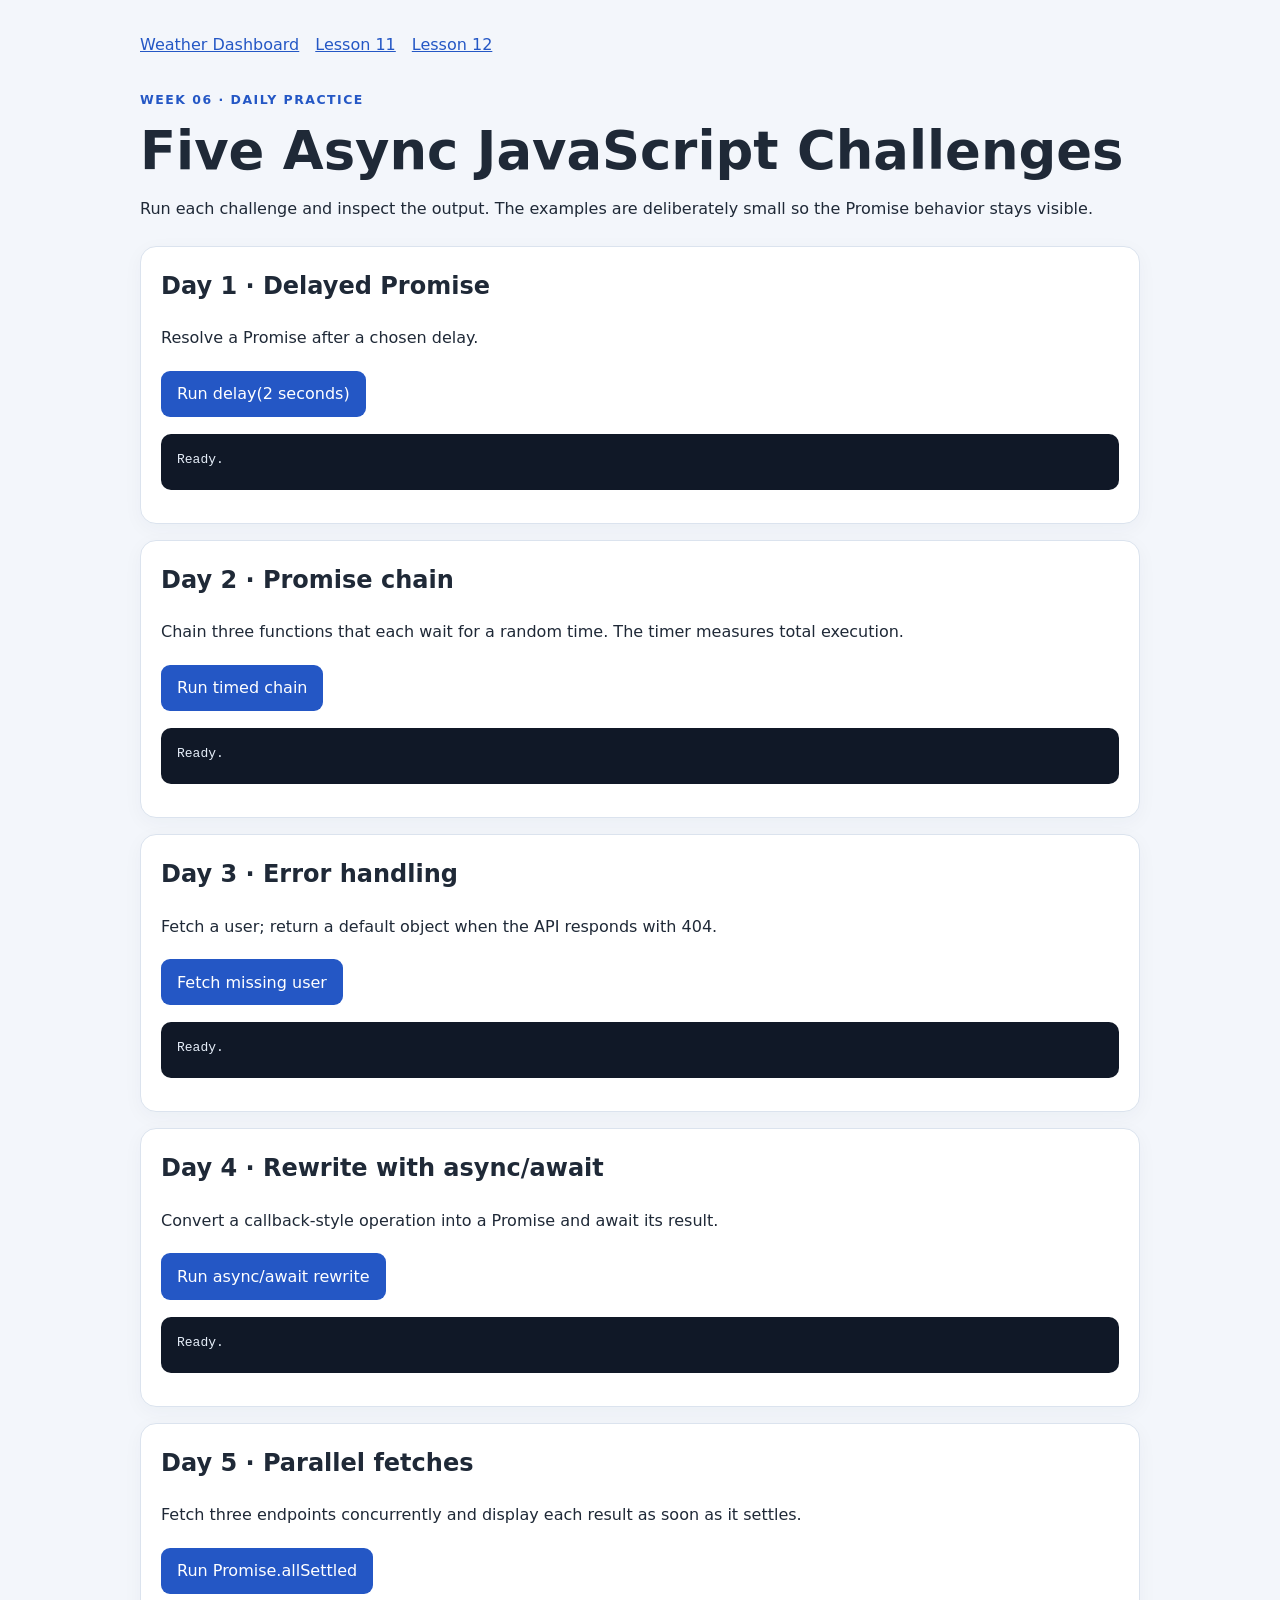
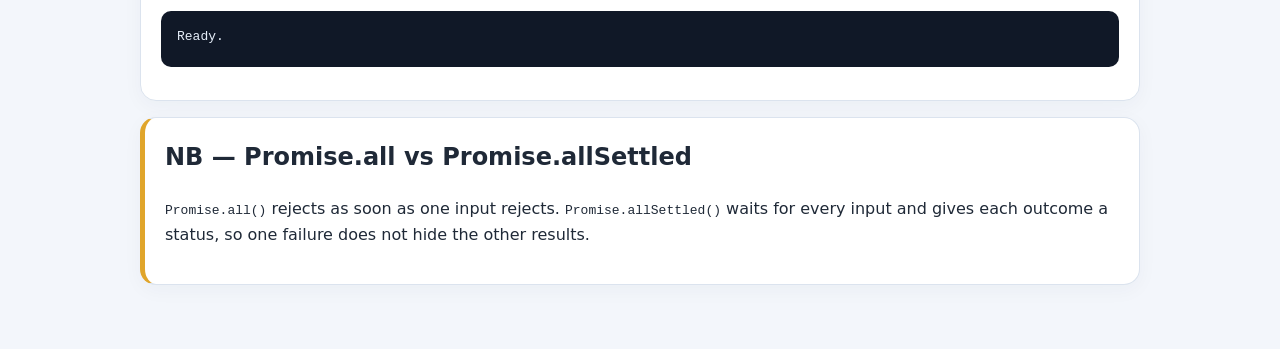
<file: daily-challenges/index.html>
<!DOCTYPE html>
<html lang="en">
<head>
    <meta charset="UTF-8">
    <meta name="viewport" content="width=device-width, initial-scale=1.0">
    <title>Week 6 | Daily Challenges</title>
    <link rel="stylesheet" href="../practice.css">
    <script src="daily-challenges.js" defer></script>
</head>
<body>
<main class="page-shell">
    <nav class="top-nav"><a href="../index.html">Weather Dashboard</a><a href="../lesson-11.html">Lesson 11</a><a href="../lesson-12.html">Lesson 12</a></nav>
    <header class="page-header"><p class="eyebrow">WEEK 06 · DAILY PRACTICE</p><h1>Five Async JavaScript Challenges</h1><p>Run each challenge and inspect the output. The examples are deliberately small so the Promise behavior stays visible.</p></header>
    <section class="panel"><h2>Day 1 · Delayed Promise</h2><p>Resolve a Promise after a chosen delay.</p><button id="day-1">Run delay(2 seconds)</button><pre class="output" id="out-1">Ready.</pre></section>
    <section class="panel"><h2>Day 2 · Promise chain</h2><p>Chain three functions that each wait for a random time. The timer measures total execution.</p><button id="day-2">Run timed chain</button><pre class="output" id="out-2">Ready.</pre></section>
    <section class="panel"><h2>Day 3 · Error handling</h2><p>Fetch a user; return a default object when the API responds with 404.</p><button id="day-3">Fetch missing user</button><pre class="output" id="out-3">Ready.</pre></section>
    <section class="panel"><h2>Day 4 · Rewrite with async/await</h2><p>Convert a callback-style operation into a Promise and await its result.</p><button id="day-4">Run async/await rewrite</button><pre class="output" id="out-4">Ready.</pre></section>
    <section class="panel"><h2>Day 5 · Parallel fetches</h2><p>Fetch three endpoints concurrently and display each result as soon as it settles.</p><button id="day-5">Run Promise.allSettled</button><pre class="output" id="out-5">Ready.</pre></section>
    <aside class="revision-note"><h2>NB — Promise.all vs Promise.allSettled</h2><p><code>Promise.all()</code> rejects as soon as one input rejects. <code>Promise.allSettled()</code> waits for every input and gives each outcome a status, so one failure does not hide the other results.</p></aside>
</main>
</body>
</html>
</file>
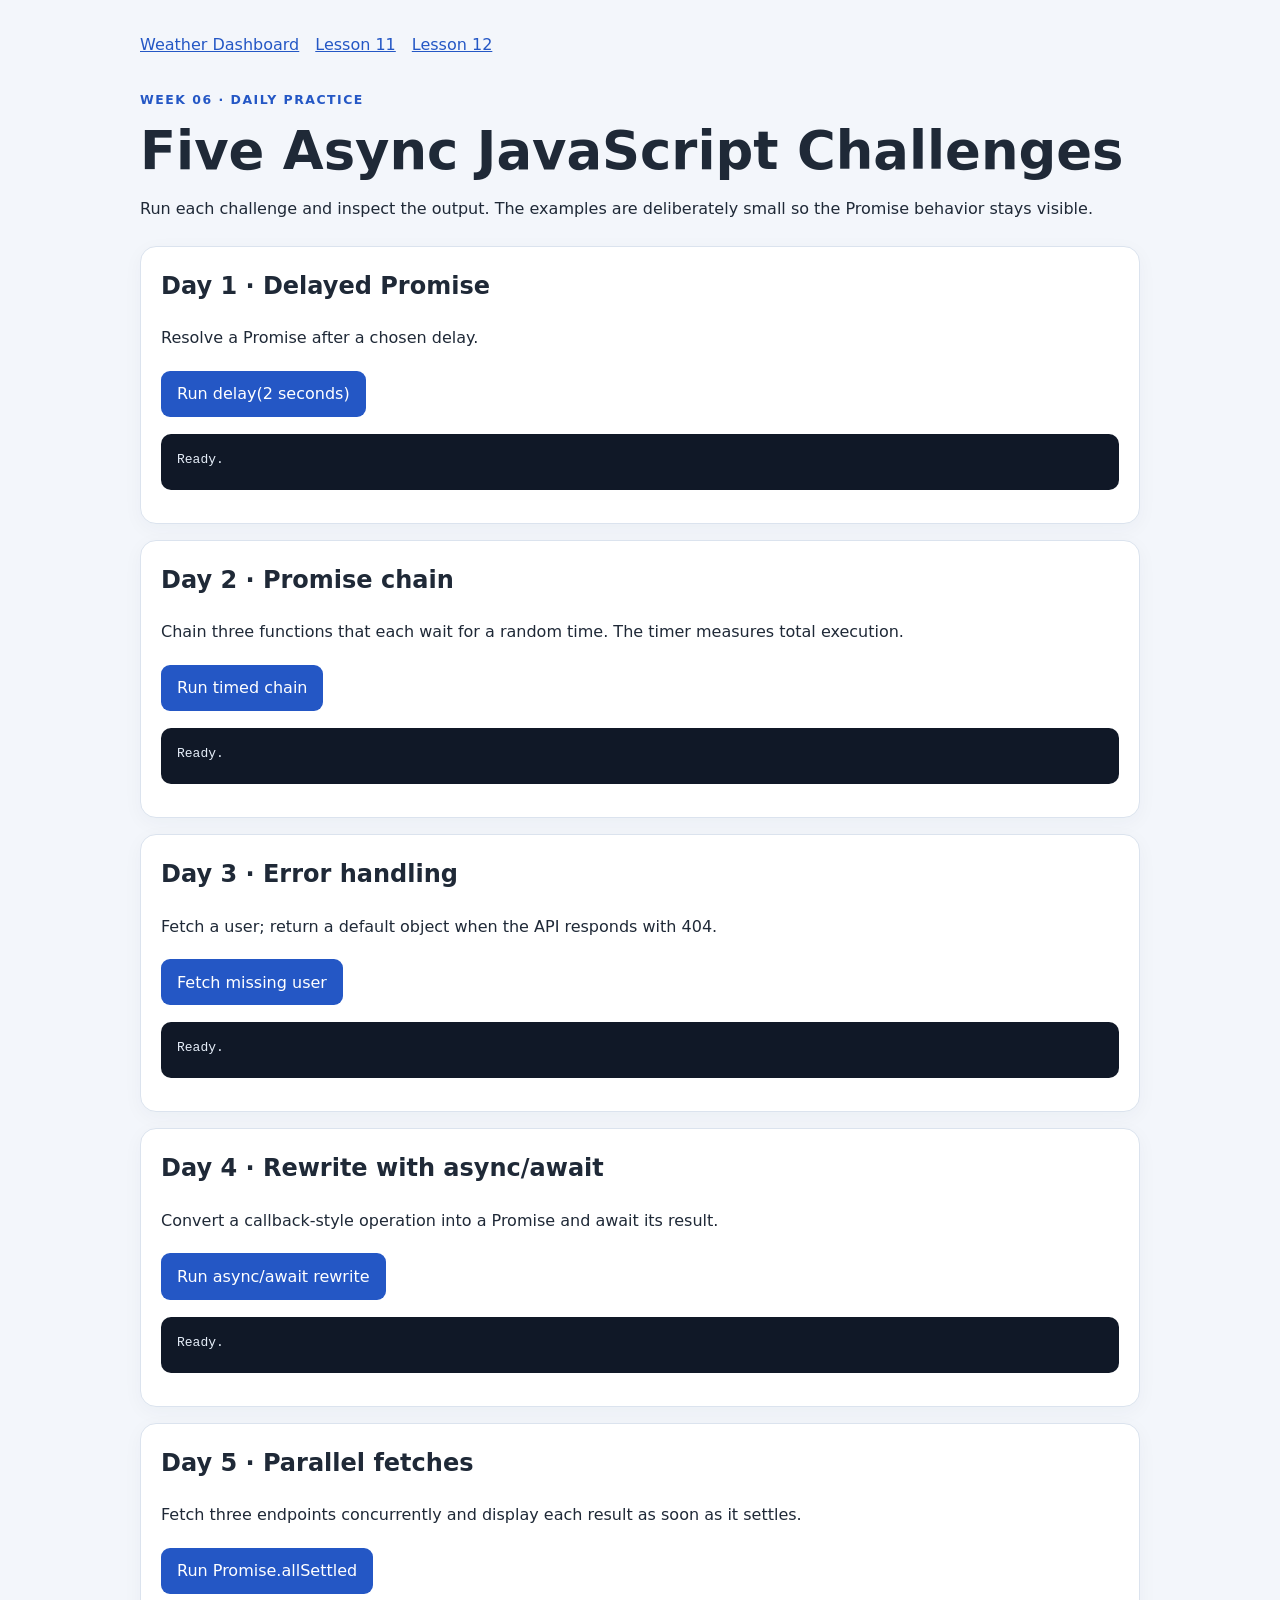
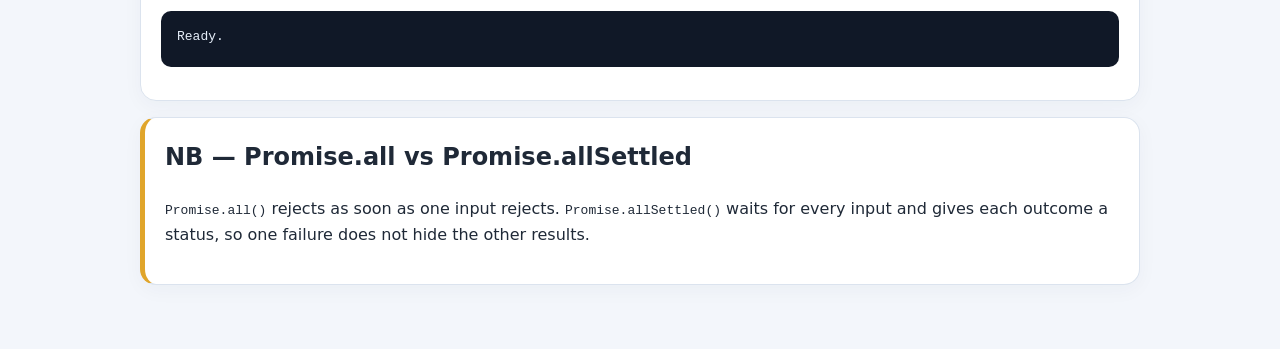
<file: daily-challenges.html>
<!DOCTYPE html>
<html lang="en">
<head>
  <meta charset="UTF-8">
  <meta name="viewport" content="width=device-width, initial-scale=1.0">
  <meta http-equiv="refresh" content="0; url=daily-challenges/index.html">
  <title>Daily Challenges</title>
</head>
<body>
  <p>The Daily Challenges page has moved. <a href="daily-challenges/index.html">Open the five daily challenges</a>.</p>
</body>
</html>
</file>
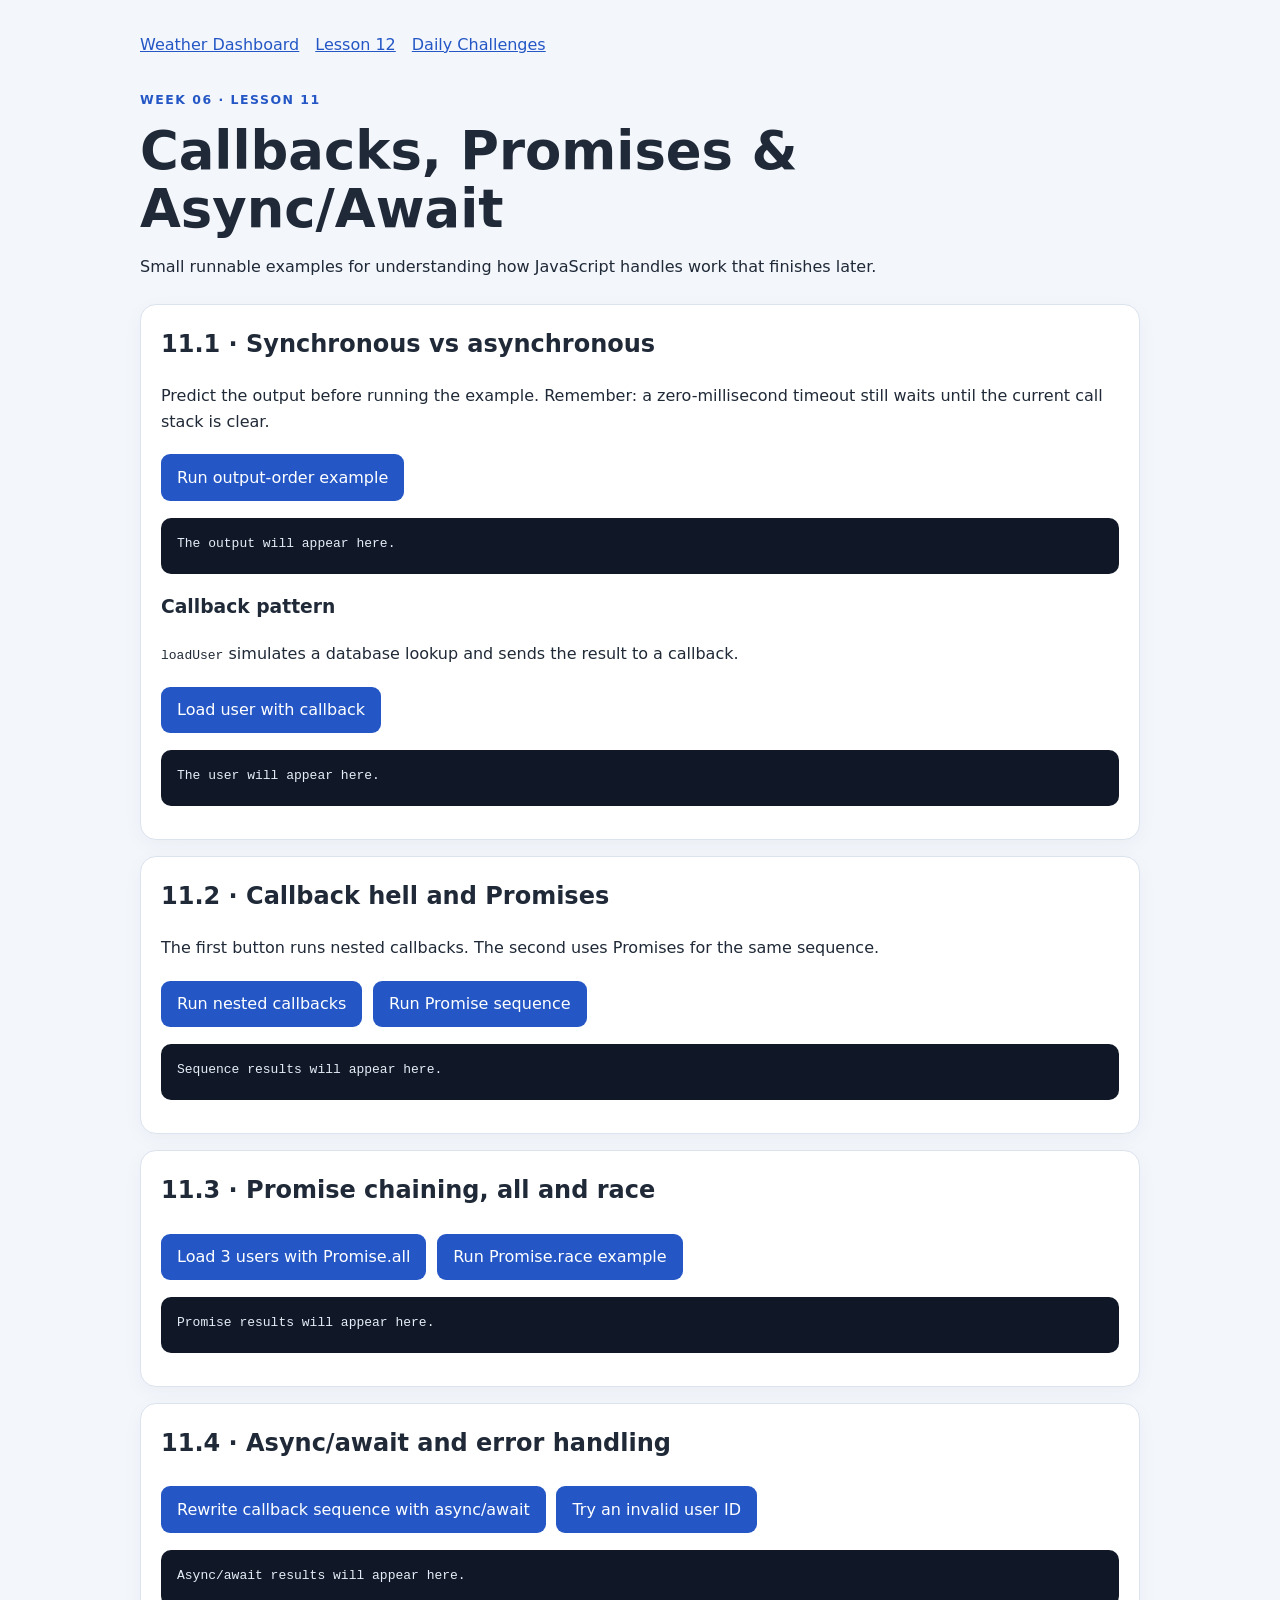
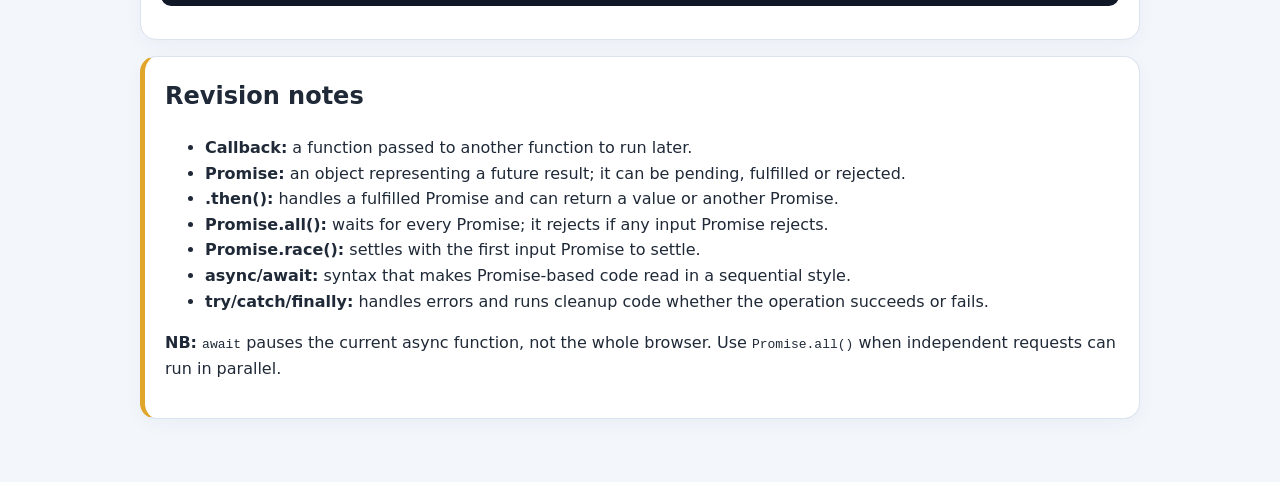
<file: lesson-11.html>
<!DOCTYPE html>
<html lang="en">
<head>
    <meta charset="UTF-8">
    <meta name="viewport" content="width=device-width, initial-scale=1.0">
    <title>Lesson 11 | Asynchronous JavaScript</title>
    <link rel="stylesheet" href="practice.css">
    <script src="async-practice.js" defer></script>
</head>
<body>
    <main class="page-shell">
        <nav class="top-nav"><a href="index.html">Weather Dashboard</a><a href="lesson-12.html">Lesson 12</a><a href="daily-challenges/index.html">Daily Challenges</a></nav>
        <header class="page-header">
            <p class="eyebrow">WEEK 06 · LESSON 11</p>
            <h1>Callbacks, Promises &amp; Async/Await</h1>
            <p>Small runnable examples for understanding how JavaScript handles work that finishes later.</p>
        </header>

        <section class="panel">
            <h2>11.1 · Synchronous vs asynchronous</h2>
            <p>Predict the output before running the example. Remember: a zero-millisecond timeout still waits until the current call stack is clear.</p>
            <button id="run-order">Run output-order example</button>
            <pre class="output" id="order-output" aria-live="polite">The output will appear here.</pre>
            <h3>Callback pattern</h3>
            <p><code>loadUser</code> simulates a database lookup and sends the result to a callback.</p>
            <button id="run-callback">Load user with callback</button>
            <pre class="output" id="callback-output" aria-live="polite">The user will appear here.</pre>
        </section>

        <section class="panel">
            <h2>11.2 · Callback hell and Promises</h2>
            <p>The first button runs nested callbacks. The second uses Promises for the same sequence.</p>
            <button id="run-callback-hell">Run nested callbacks</button>
            <button id="run-promise-sequence">Run Promise sequence</button>
            <pre class="output" id="promise-output" aria-live="polite">Sequence results will appear here.</pre>
        </section>

        <section class="panel">
            <h2>11.3 · Promise chaining, all and race</h2>
            <button id="run-promise-all">Load 3 users with Promise.all</button>
            <button id="run-promise-race">Run Promise.race example</button>
            <pre class="output" id="parallel-output" aria-live="polite">Promise results will appear here.</pre>
        </section>

        <section class="panel">
            <h2>11.4 · Async/await and error handling</h2>
            <button id="run-async-sequence">Rewrite callback sequence with async/await</button>
            <button id="run-error">Try an invalid user ID</button>
            <pre class="output" id="async-output" aria-live="polite">Async/await results will appear here.</pre>
        </section>

        <aside class="revision-note">
            <h2>Revision notes</h2>
            <ul>
                <li><strong>Callback:</strong> a function passed to another function to run later.</li>
                <li><strong>Promise:</strong> an object representing a future result; it can be pending, fulfilled or rejected.</li>
                <li><strong>.then():</strong> handles a fulfilled Promise and can return a value or another Promise.</li>
                <li><strong>Promise.all():</strong> waits for every Promise; it rejects if any input Promise rejects.</li>
                <li><strong>Promise.race():</strong> settles with the first input Promise to settle.</li>
                <li><strong>async/await:</strong> syntax that makes Promise-based code read in a sequential style.</li>
                <li><strong>try/catch/finally:</strong> handles errors and runs cleanup code whether the operation succeeds or fails.</li>
            </ul>
            <p><strong>NB:</strong> <code>await</code> pauses the current async function, not the whole browser. Use <code>Promise.all()</code> when independent requests can run in parallel.</p>
        </aside>
    </main>
</body>
</html>
</file>
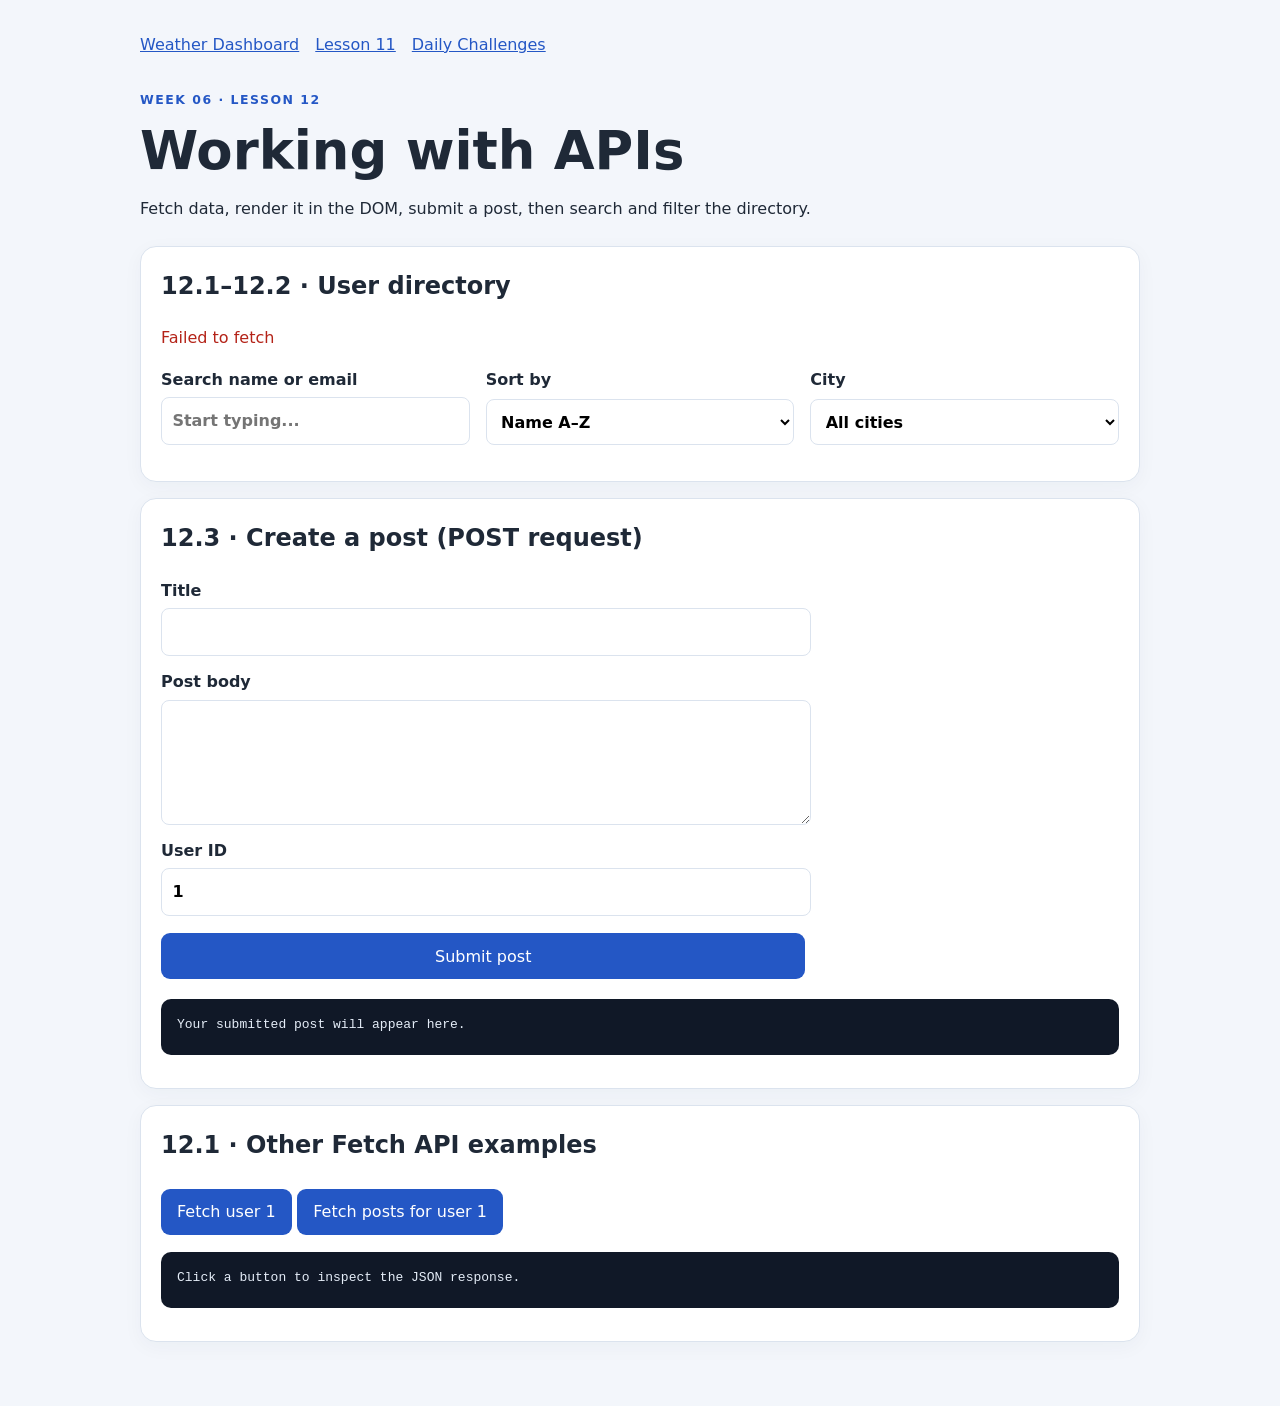
<file: lesson-12.html>
<!DOCTYPE html>
<html lang="en">
<head>
    <meta charset="UTF-8">
    <meta name="viewport" content="width=device-width, initial-scale=1.0">
    <title>Lesson 12 | Working with APIs</title>
    <link rel="stylesheet" href="practice.css">
    <script src="lesson-12.js" defer></script>
</head>
<body>
<main class="page-shell">
    <nav class="top-nav"><a href="index.html">Weather Dashboard</a><a href="lesson-11.html">Lesson 11</a><a href="daily-challenges/index.html">Daily Challenges</a></nav>
    <header class="page-header"><p class="eyebrow">WEEK 06 · LESSON 12</p><h1>Working with APIs</h1><p>Fetch data, render it in the DOM, submit a post, then search and filter the directory.</p></header>

    <section class="panel">
        <h2>12.1–12.2 · User directory</h2>
        <p id="users-loading" role="status">Loading users...</p><p id="users-error" class="error" role="alert"></p>
        <div class="toolbar">
            <label>Search name or email <input id="user-search" type="search" placeholder="Start typing..."></label>
            <label>Sort by <select id="user-sort"><option value="az">Name A–Z</option><option value="za">Name Z–A</option></select></label>
            <label>City <select id="city-filter"><option value="">All cities</option></select></label>
        </div>
        <p id="user-count"></p><div id="users-container" class="user-grid"></div>
    </section>

    <section class="panel">
        <h2>12.3 · Create a post (POST request)</h2>
        <form id="post-form" class="stack">
            <label>Title <input id="post-title" required maxlength="100"></label>
            <label>Post body <textarea id="post-body" required rows="4"></textarea></label>
            <label>User ID <input id="post-user-id" type="number" min="1" value="1" required></label>
            <button type="submit">Submit post</button>
        </form>
        <p id="post-status" role="status"></p><pre class="output" id="post-result">Your submitted post will appear here.</pre>
    </section>

    <section class="panel">
        <h2>12.1 · Other Fetch API examples</h2>
        <button id="fetch-one">Fetch user 1</button><button id="fetch-posts">Fetch posts for user 1</button>
        <pre class="output" id="fetch-output">Click a button to inspect the JSON response.</pre>
    </section>
</main>
</body>
</html>
</file>
<file: practice.css>
/* Shared styling for the Week 6 lesson and challenge pages. */
:root { color-scheme: light; --ink:#1f2937; --muted:#64748b; --line:#dbe3ee; --blue:#2457c5; }
* { box-sizing:border-box; }
body { margin:0; font-family:system-ui,-apple-system,"Segoe UI",sans-serif; line-height:1.6; color:var(--ink); background:#f3f6fb; }
.page-shell { width:min(100% - 2rem, 1000px); margin:2rem auto 4rem; }
.top-nav { display:flex; flex-wrap:wrap; gap:1rem; margin-bottom:2rem; }
a { color:var(--blue); }
.page-header { margin-bottom:1.5rem; }
.eyebrow { color:var(--blue); font-weight:700; letter-spacing:.12em; font-size:.78rem; }
h1 { font-size:clamp(2rem,5vw,3.3rem); line-height:1.1; margin:.3rem 0 .8rem; }
h2 { margin-top:0; }
.panel,.revision-note { background:white; border:1px solid var(--line); border-radius:16px; padding:1.25rem; margin:1rem 0; box-shadow:0 5px 20px #15294b0a; }
button { border:0; border-radius:9px; background:var(--blue); color:white; font:inherit; padding:.65rem 1rem; margin:.25rem .35rem .25rem 0; cursor:pointer; }
button:hover { filter:brightness(.92); }
button:focus-visible,input:focus-visible,select:focus-visible,textarea:focus-visible { outline:3px solid #93b4ff; outline-offset:2px; }
.output { white-space:pre-wrap; overflow-wrap:anywhere; background:#101827; color:#e5edf8; padding:1rem; border-radius:10px; min-height:3.5rem; }
.revision-note { border-left:5px solid #e0a52b; }
.toolbar { display:flex; flex-wrap:wrap; gap:1rem; margin:1rem 0; }
.toolbar label,.stack label { display:grid; gap:.3rem; flex:1; min-width:180px; font-weight:600; }
input,select,textarea { width:100%; border:1px solid var(--line); border-radius:8px; padding:.65rem; font:inherit; background:white; }
.stack { display:grid; gap:.8rem; max-width:650px; }
.user-grid { display:grid; grid-template-columns:repeat(auto-fit,minmax(220px,1fr)); gap:.8rem; }
.user-card { border:1px solid var(--line); border-radius:10px; padding:1rem; background:#fbfdff; }
.user-card h3 { margin-top:0; }
.error { color:#b42318; }
[hidden] { display:none !important; }
@media (max-width:600px) { .page-shell { width:min(100% - 1rem,1000px); margin:1rem auto 2rem; } .panel,.revision-note { padding:1rem; } }
</file>
